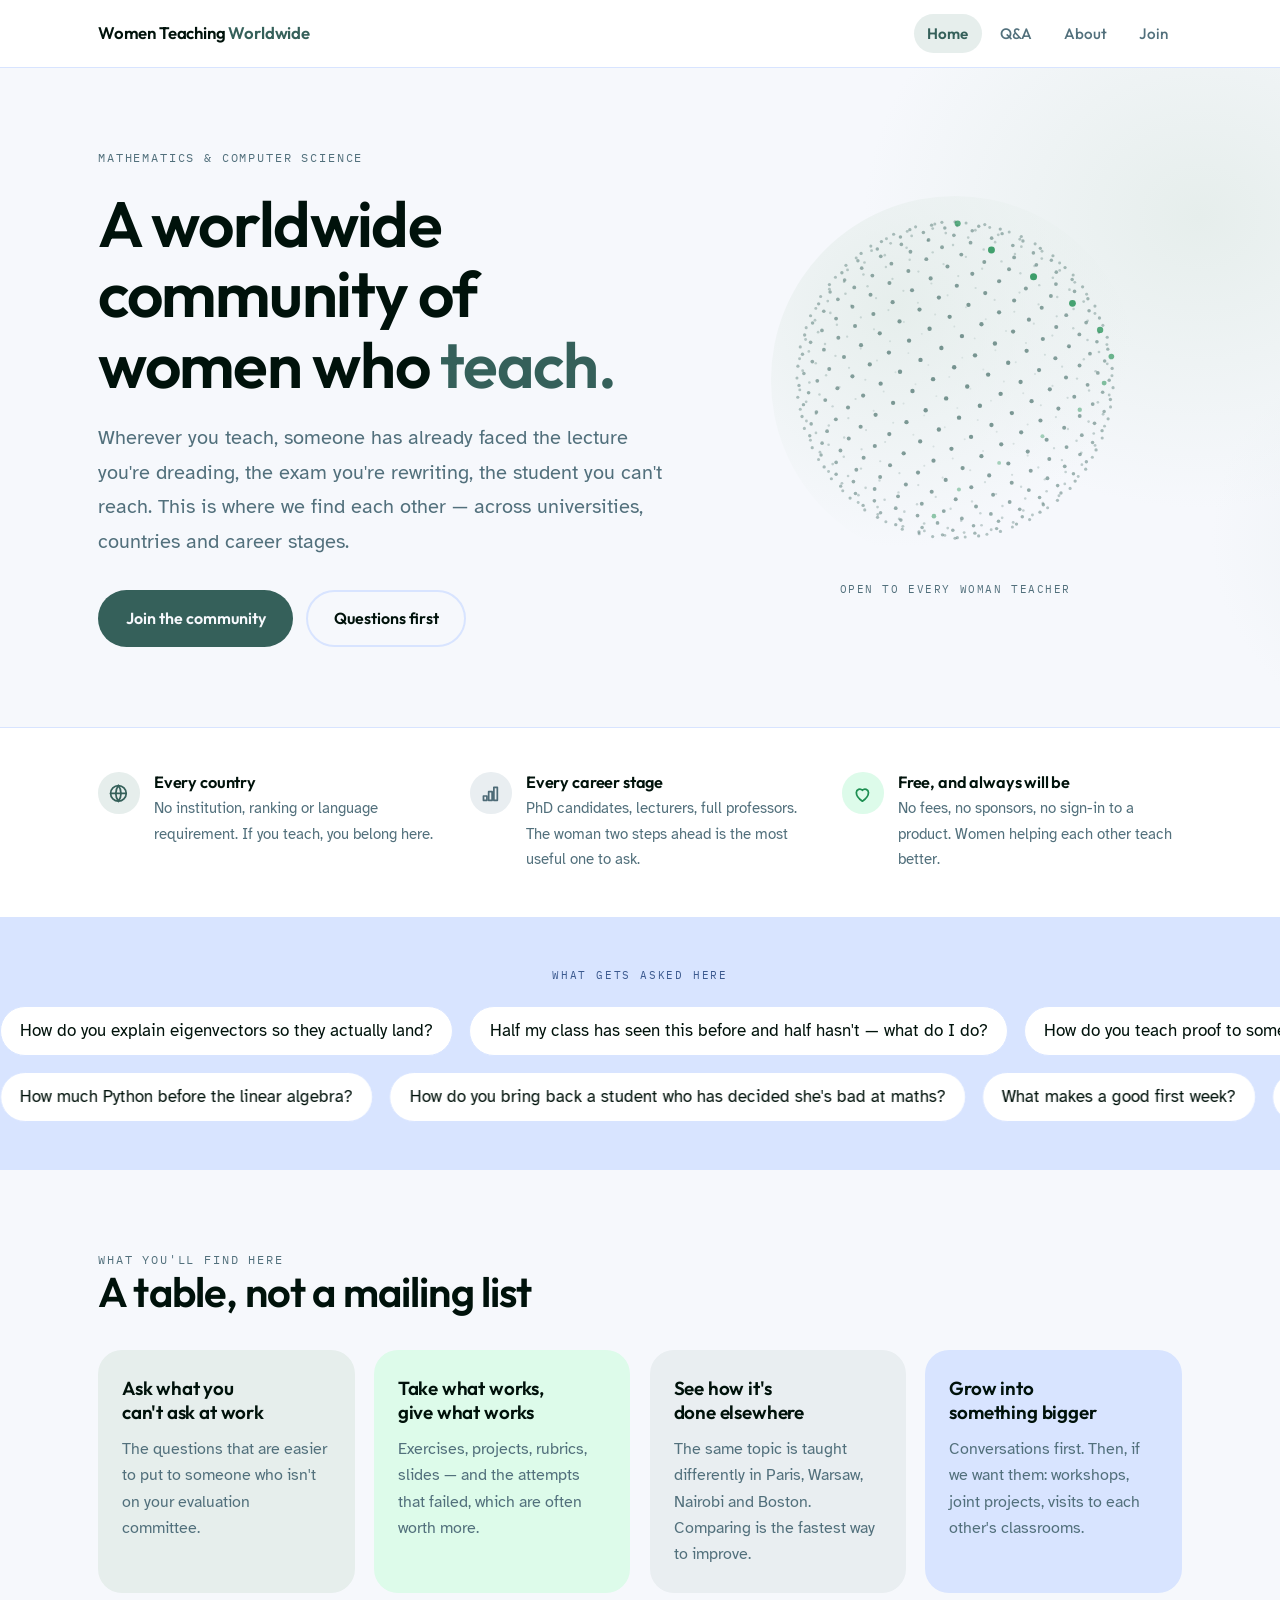
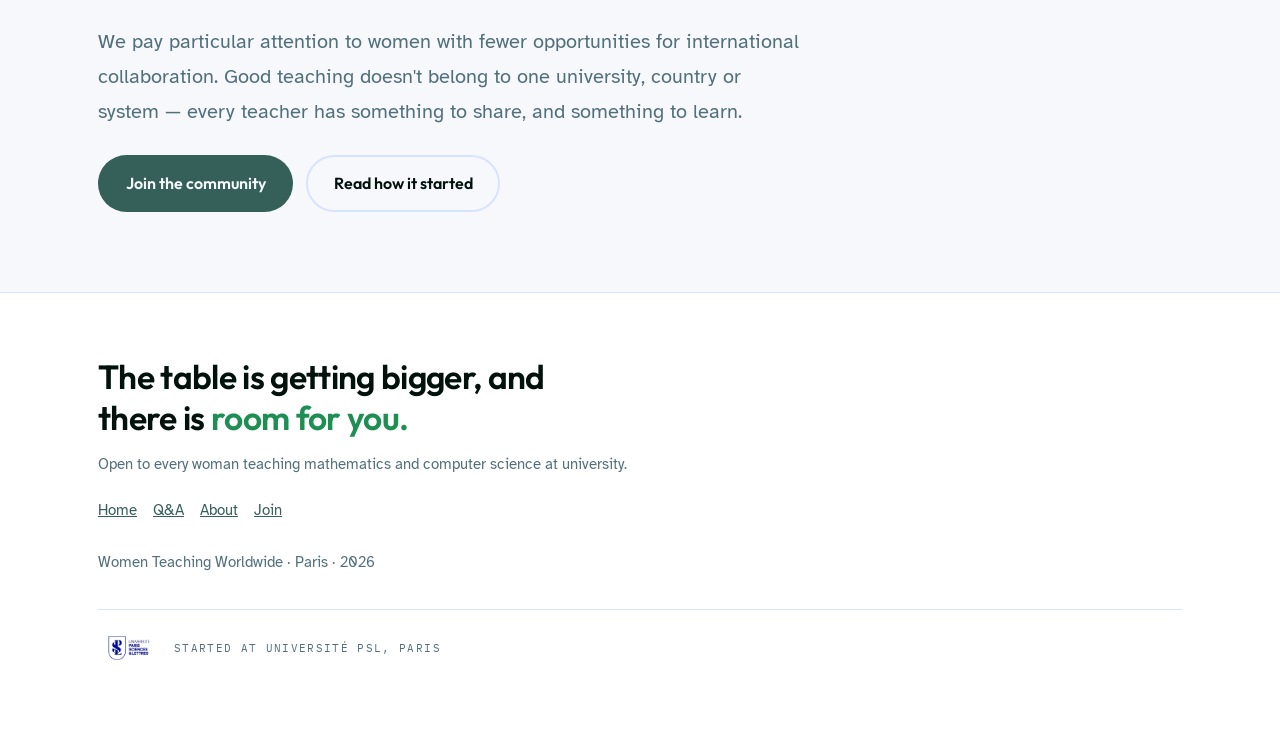
<file: docs/index.html>
<!doctype html>
<html lang="en">
<head>
<meta charset="utf-8">
<meta name="viewport" content="width=device-width,initial-scale=1,viewport-fit=cover">
<title>A worldwide community of women who teach · Women Teaching Worldwide</title>
<meta name="description" content="Open to every woman teaching mathematics and computer science at university.">
<meta property="og:title" content="A worldwide community of women who teach · Women Teaching Worldwide">
<meta property="og:description" content="Open to every woman teaching mathematics and computer science at university.">
<meta property="og:type" content="website">
<link rel="icon" href="data:image/svg+xml,<svg xmlns='http://www.w3.org/2000/svg' viewBox='0 0 32 32'><circle cx='16' cy='16' r='13' fill='none' stroke='%230E6A5B' stroke-width='3'/><circle cx='16' cy='16' r='4' fill='%23E25B38'/></svg>">
<link rel="preconnect" href="https://fonts.googleapis.com">
<link rel="preconnect" href="https://fonts.gstatic.com" crossorigin>
<link rel="stylesheet" href="https://fonts.googleapis.com/css2?family=Outfit:wght@400;500;600;700&family=Atkinson+Hyperlegible:ital,wght@0,400;0,700;1,400&family=IBM+Plex+Mono:wght@400;500&display=swap">
<link rel="stylesheet" href="static/style.css">
</head>
<body>

<header class="topbar">
  <div class="wrap">
    <a class="brand" href="index.html">Women Teaching <span>Worldwide</span></a>
    <nav class="nav"><a href="index.html" aria-current="page">Home</a><a href="qa.html">Q&A</a><a href="about.html">About</a><a href="join.html">Join</a></nav>
  </div>
</header>

<main>
<section class="welcome">
  <div class="wrap">
    <div class="welcome-grid">
      <div class="welcome-copy">
        <p class="eyebrow">Mathematics &amp; computer science</p>
        <h1>A worldwide community of women who <span class="hl">teach.</span></h1>
        <p class="lead">Wherever you teach, someone has already faced the lecture you're dreading, the exam you're rewriting, the student you can't reach. This is where we find each other — across universities, countries and career stages.</p>
        <div class="cta-row">
          <a class="btn btn-primary" href="join.html">Join the community</a>
          <a class="btn btn-ghost" href="qa.html">Questions first</a>
        </div>
      </div>
      <div class="globe-box">
        <div class="globe-shell"><canvas id="globe" aria-hidden="true"></canvas></div>
        <p class="globe-cap">Open to every woman teacher</p>
      </div>
    </div>
  </div>
</section>

<section class="promise">
  <div class="wrap">
    <div class="promise-grid">
      <div class="promise-item">
        <span class="pin" style="background:var(--wash-sea)">
          <svg viewBox="0 0 24 24" fill="none" stroke="var(--sea)" stroke-width="2" stroke-linecap="round" aria-hidden="true">
            <circle cx="12" cy="12" r="9"></circle><path d="M3 12h18"></path><path d="M12 3a15 15 0 0 1 0 18a15 15 0 0 1 0-18z"></path>
          </svg>
        </span>
        <div>
          <h3>Every country</h3>
          <p>No institution, ranking or language requirement. If you teach, you belong here.</p>
        </div>
      </div>
      <div class="promise-item">
        <span class="pin" style="background:var(--wash-slate)">
          <svg viewBox="0 0 24 24" fill="none" stroke="var(--slate)" stroke-width="2" stroke-linecap="round" stroke-linejoin="round" aria-hidden="true">
            <path d="M4 20h4v-5H4z"></path><path d="M10 20h4V10h-4z"></path><path d="M16 20h4V5h-4z"></path>
          </svg>
        </span>
        <div>
          <h3>Every career stage</h3>
          <p>PhD candidates, lecturers, full professors. The woman two steps ahead is the most useful one to ask.</p>
        </div>
      </div>
      <div class="promise-item">
        <span class="pin" style="background:var(--wash-spark)">
          <svg viewBox="0 0 24 24" fill="none" stroke="var(--spark)" stroke-width="2" stroke-linecap="round" stroke-linejoin="round" aria-hidden="true">
            <path d="M12 21s-7-4.6-7-10a4 4 0 0 1 7-2.6A4 4 0 0 1 19 11c0 5.4-7 10-7 10z"></path>
          </svg>
        </span>
        <div>
          <h3>Free, and always will be</h3>
          <p>No fees, no sponsors, no sign-in to a product. Women helping each other teach better.</p>
        </div>
      </div>
    </div>
  </div>
</section>

<section class="questions" aria-label="Questions members bring to the community">
  <p class="q-label">What gets asked here</p>
  <div class="track track-a">
    <span class="q">How do you explain eigenvectors so they actually land?</span>
    <span class="q">Half my class has seen this before and half hasn't — what do I do?</span>
    <span class="q">How do you teach proof to someone who has never written one?</span>
    <span class="q" aria-hidden="true">How do you explain eigenvectors so they actually land?</span>
    <span class="q" aria-hidden="true">Half my class has seen this before and half hasn't — what do I do?</span>
    <span class="q" aria-hidden="true">How do you teach proof to someone who has never written one?</span>
  </div>
  <div class="track track-b">
    <span class="q">How much Python before the linear algebra?</span>
    <span class="q">How do you bring back a student who has decided she's bad at maths?</span>
    <span class="q">What makes a good first week?</span>
    <span class="q" aria-hidden="true">How much Python before the linear algebra?</span>
    <span class="q" aria-hidden="true">How do you bring back a student who has decided she's bad at maths?</span>
    <span class="q" aria-hidden="true">What makes a good first week?</span>
  </div>
</section>

<section id="offer">
  <div class="wrap">
    <p class="eyebrow">What you'll find here</p>
    <h2>A table, not a mailing list</h2>
    <div class="cards">
      <div class="card-soft c-sea">
        <h3>Ask what you can't ask at work</h3>
        <p>The questions that are easier to put to someone who isn't on your evaluation committee.</p>
      </div>
      <div class="card-soft c-spark">
        <h3>Take what works, give what works</h3>
        <p>Exercises, projects, rubrics, slides — and the attempts that failed, which are often worth more.</p>
      </div>
      <div class="card-soft c-slate">
        <h3>See how it's done elsewhere</h3>
        <p>The same topic is taught differently in Paris, Warsaw, Nairobi and Boston. Comparing is the fastest way to improve.</p>
      </div>
      <div class="card-soft c-mist">
        <h3>Grow into something bigger</h3>
        <p>Conversations first. Then, if we want them: workshops, joint projects, visits to each other's classrooms.</p>
      </div>
    </div>
    <p class="lead" style="margin-top:2rem;max-width:44rem">We pay particular attention to women with fewer opportunities for international collaboration. Good teaching doesn't belong to one university, country or system — every teacher has something to share, and something to learn.</p>
    <div class="cta-row" style="margin-top:1.6rem">
      <a class="btn btn-primary" href="join.html">Join the community</a>
      <a class="btn btn-ghost" href="about.html">Read how it started</a>
    </div>
  </div>
</section>

</main>

<footer>
  <div class="wrap">
    <p class="sig">The table is getting bigger, and there is <em>room for you.</em></p>
    <p>Open to every woman teaching mathematics and computer science at university.</p>
    <nav class="foot-nav"><a href="index.html" aria-current="page">Home</a><a href="qa.html">Q&A</a><a href="about.html">About</a><a href="join.html">Join</a></nav>
    <p style="margin-top:.8rem">Women Teaching Worldwide · Paris · 2026</p>
    <div class="partner"><a href="https://psl.eu" rel="noopener"><img class="partner-logo" src="static/psl-logo.png" alt="Université PSL"></a><p class="logo-caption">Started at Université PSL, Paris</p></div>

  </div>
</footer>

<script src="static/globe.js"></script>
<script src="static/join.js"></script>
</body>
</html>
</file>
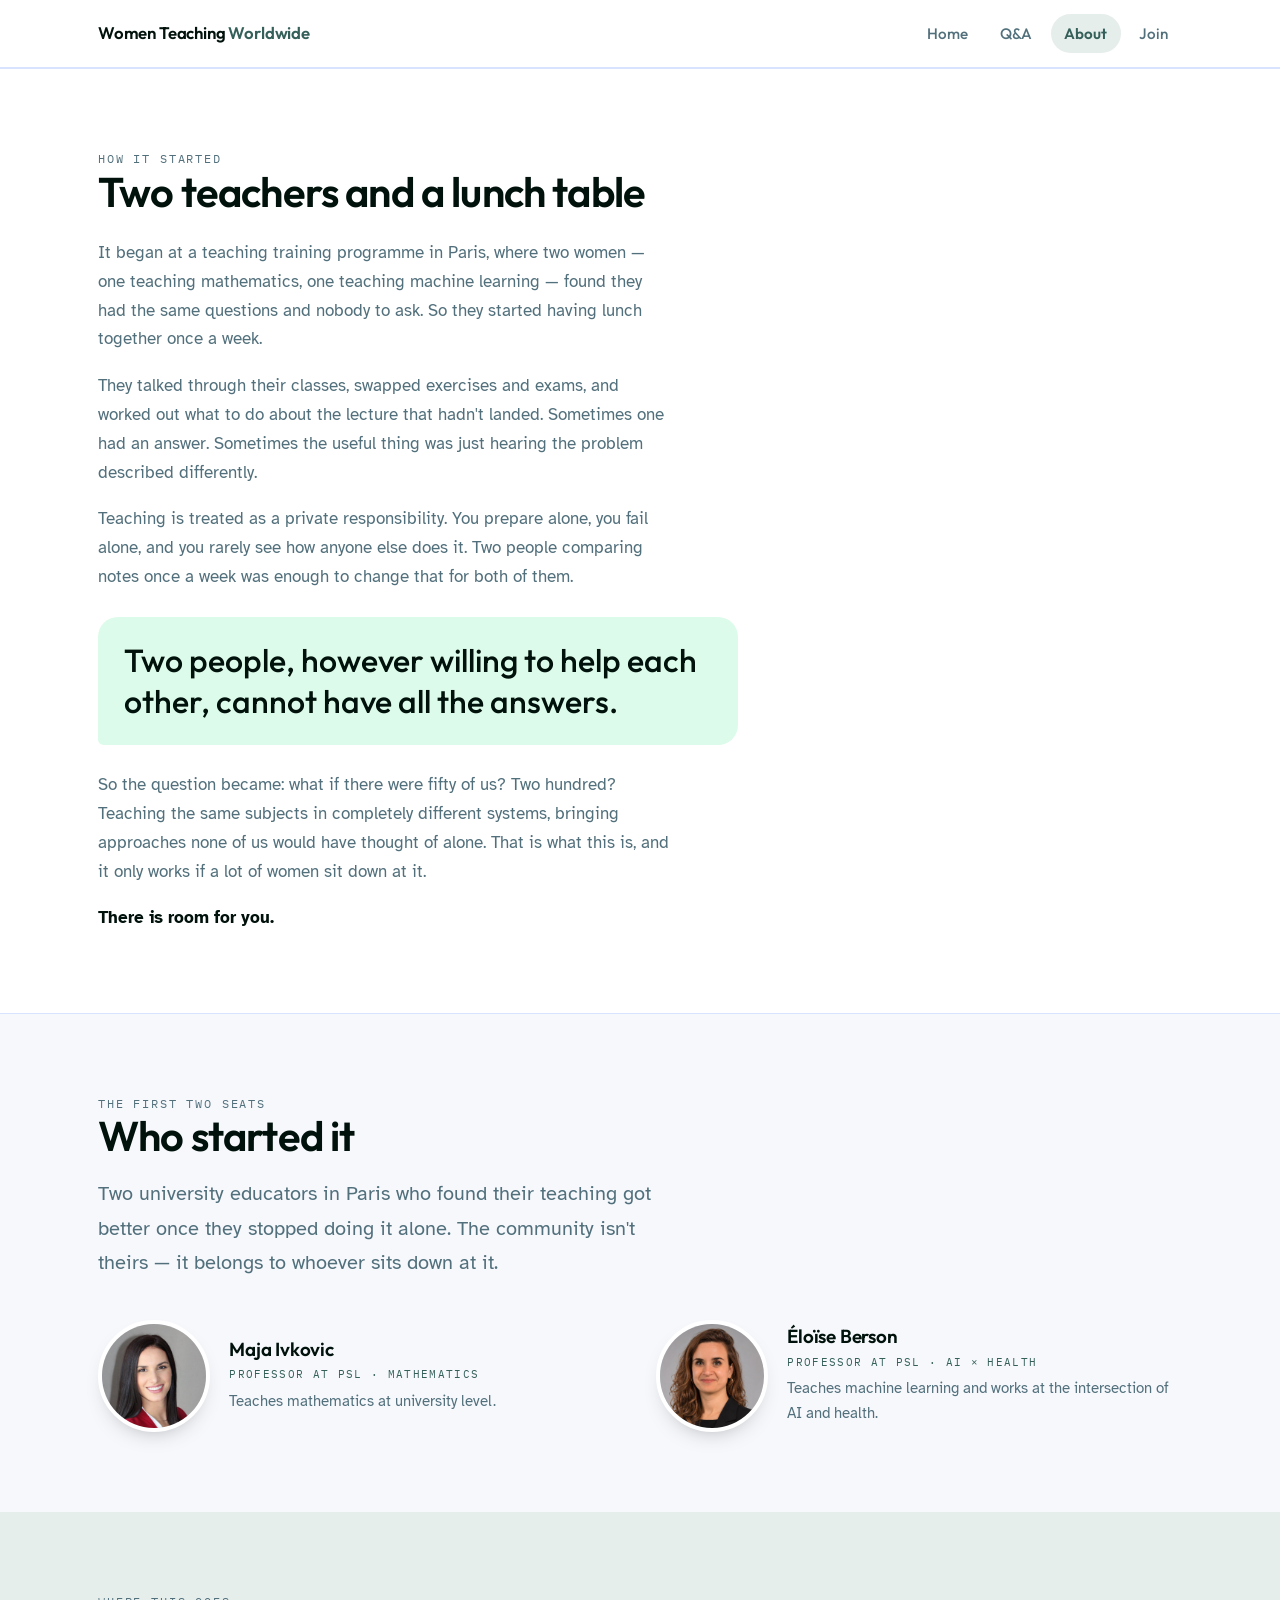
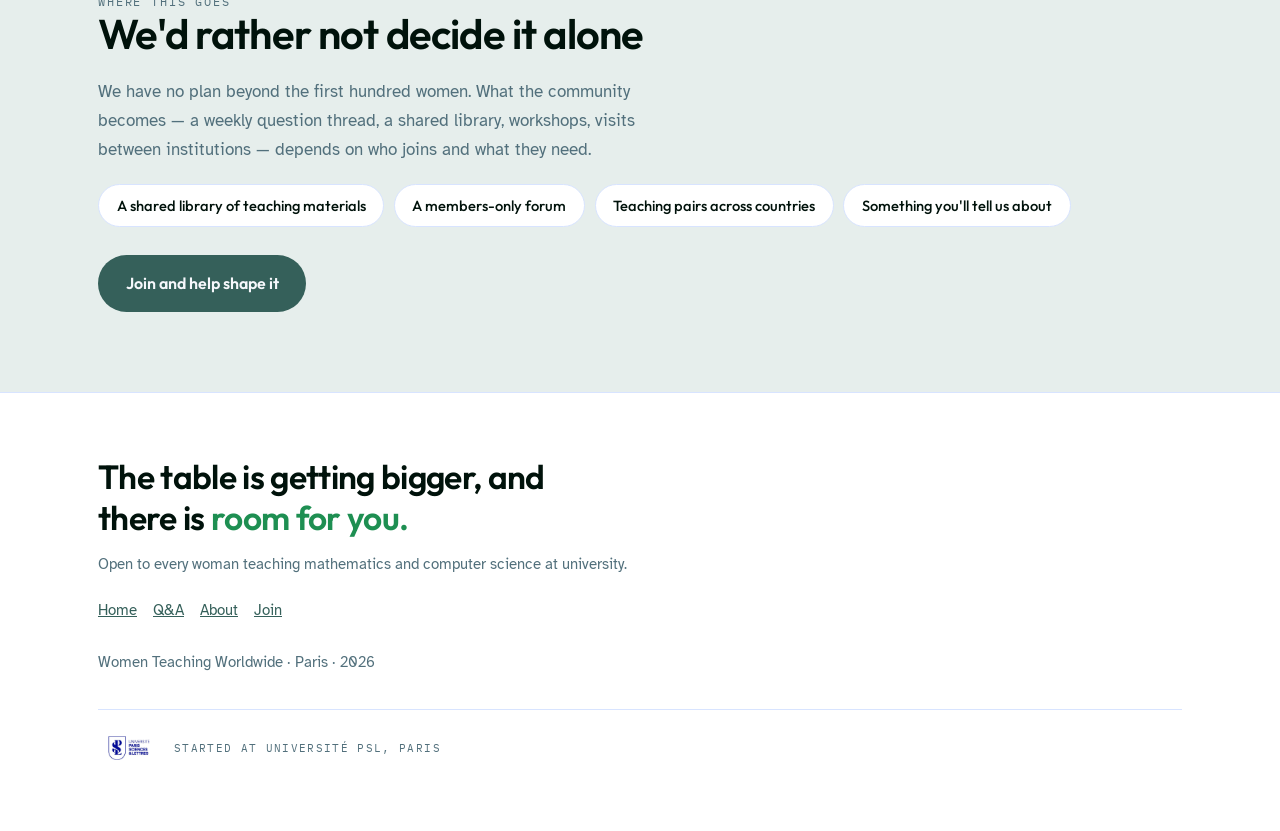
<file: docs/about.html>
<!doctype html>
<html lang="en">
<head>
<meta charset="utf-8">
<meta name="viewport" content="width=device-width,initial-scale=1,viewport-fit=cover">
<title>How it started · Women Teaching Worldwide</title>
<meta name="description" content="Open to every woman teaching mathematics and computer science at university.">
<meta property="og:title" content="How it started · Women Teaching Worldwide">
<meta property="og:description" content="Open to every woman teaching mathematics and computer science at university.">
<meta property="og:type" content="website">
<link rel="icon" href="data:image/svg+xml,<svg xmlns='http://www.w3.org/2000/svg' viewBox='0 0 32 32'><circle cx='16' cy='16' r='13' fill='none' stroke='%230E6A5B' stroke-width='3'/><circle cx='16' cy='16' r='4' fill='%23E25B38'/></svg>">
<link rel="preconnect" href="https://fonts.googleapis.com">
<link rel="preconnect" href="https://fonts.gstatic.com" crossorigin>
<link rel="stylesheet" href="https://fonts.googleapis.com/css2?family=Outfit:wght@400;500;600;700&family=Atkinson+Hyperlegible:ital,wght@0,400;0,700;1,400&family=IBM+Plex+Mono:wght@400;500&display=swap">
<link rel="stylesheet" href="static/style.css">
</head>
<body>

<header class="topbar">
  <div class="wrap">
    <a class="brand" href="index.html">Women Teaching <span>Worldwide</span></a>
    <nav class="nav"><a href="index.html">Home</a><a href="qa.html">Q&A</a><a href="about.html" aria-current="page">About</a><a href="join.html">Join</a></nav>
  </div>
</header>

<main>
<section class="story">
  <div class="wrap">
    <p class="eyebrow">How it started</p>
    <h2>Two teachers and a lunch table</h2>
    <div class="prose" style="margin-top:1.5rem">
      <p>It began at a teaching training programme in Paris, where two women — one teaching mathematics, one teaching machine learning — found they had the same questions and nobody to ask. So they started having lunch together once a week.</p>
      <p>They talked through their classes, swapped exercises and exams, and worked out what to do about the lecture that hadn't landed. Sometimes one had an answer. Sometimes the useful thing was just hearing the problem described differently.</p>
      <p>Teaching is treated as a private responsibility. You prepare alone, you fail alone, and you rarely see how anyone else does it. Two people comparing notes once a week was enough to change that for both of them.</p>
    </div>
    <p class="quote">Two people, however willing to help each other, cannot have all the answers.</p>
    <div class="prose">
      <p>So the question became: what if there were fifty of us? Two hundred? Teaching the same subjects in completely different systems, bringing approaches none of us would have thought of alone. That is what this is, and it only works if a lot of women sit down at it.</p>
      <p class="strong">There is room for you.</p>
    </div>
  </div>
</section>

<section id="who">
  <div class="wrap">
    <p class="eyebrow">The first two seats</p>
    <h2>Who started it</h2>
    <p class="lead" style="margin-top:1.1rem">Two university educators in Paris who found their teaching got better once they stopped doing it alone. The community isn't theirs — it belongs to whoever sits down at it.</p>
    <div class="people">
      <div class="person">
        <div class="portrait"><img src="static/maja.jpg" alt="Maja Ivkovic" width="460" height="460"></div>
        <div class="person-body">
          <h3>Maja Ivkovic</h3>
          <p class="person-role">Professor at PSL · Mathematics</p>
          <p>Teaches mathematics at university level.</p>
        </div>
      </div>
      <div class="person">
        <div class="portrait"><img src="static/eloise.jpg" alt="Éloïse Berson" width="300" height="300"></div>
        <div class="person-body">
          <h3>Éloïse Berson</h3>
          <p class="person-role">Professor at PSL · AI × Health</p>
          <p>Teaches machine learning and works at the intersection of AI and health.</p>
        </div>
      </div>
    </div>
  </div>
</section>

<section class="connect">
  <div class="wrap">
    <p class="eyebrow">Where this goes</p>
    <h2>We'd rather not decide it alone</h2>
    <div class="prose" style="margin-top:1.3rem">
      <p>We have no plan beyond the first hundred women. What the community becomes — a weekly question thread, a shared library, workshops, visits between institutions — depends on who joins and what they need.</p>
    </div>
    <div class="chips">
      <span class="chip">A shared library of teaching materials</span>
      <span class="chip">A members-only forum</span>
      <span class="chip">Teaching pairs across countries</span>
      <span class="chip">Something you'll tell us about</span>
    </div>
    <div class="cta-row" style="margin-top:1.8rem">
      <a class="btn btn-primary" href="join.html">Join and help shape it</a>
    </div>
  </div>
</section>

</main>

<footer>
  <div class="wrap">
    <p class="sig">The table is getting bigger, and there is <em>room for you.</em></p>
    <p>Open to every woman teaching mathematics and computer science at university.</p>
    <nav class="foot-nav"><a href="index.html">Home</a><a href="qa.html">Q&A</a><a href="about.html" aria-current="page">About</a><a href="join.html">Join</a></nav>
    <p style="margin-top:.8rem">Women Teaching Worldwide · Paris · 2026</p>
    <div class="partner"><a href="https://psl.eu" rel="noopener"><img class="partner-logo" src="static/psl-logo.png" alt="Université PSL"></a><p class="logo-caption">Started at Université PSL, Paris</p></div>

  </div>
</footer>

<script src="static/globe.js"></script>
<script src="static/join.js"></script>
</body>
</html>
</file>
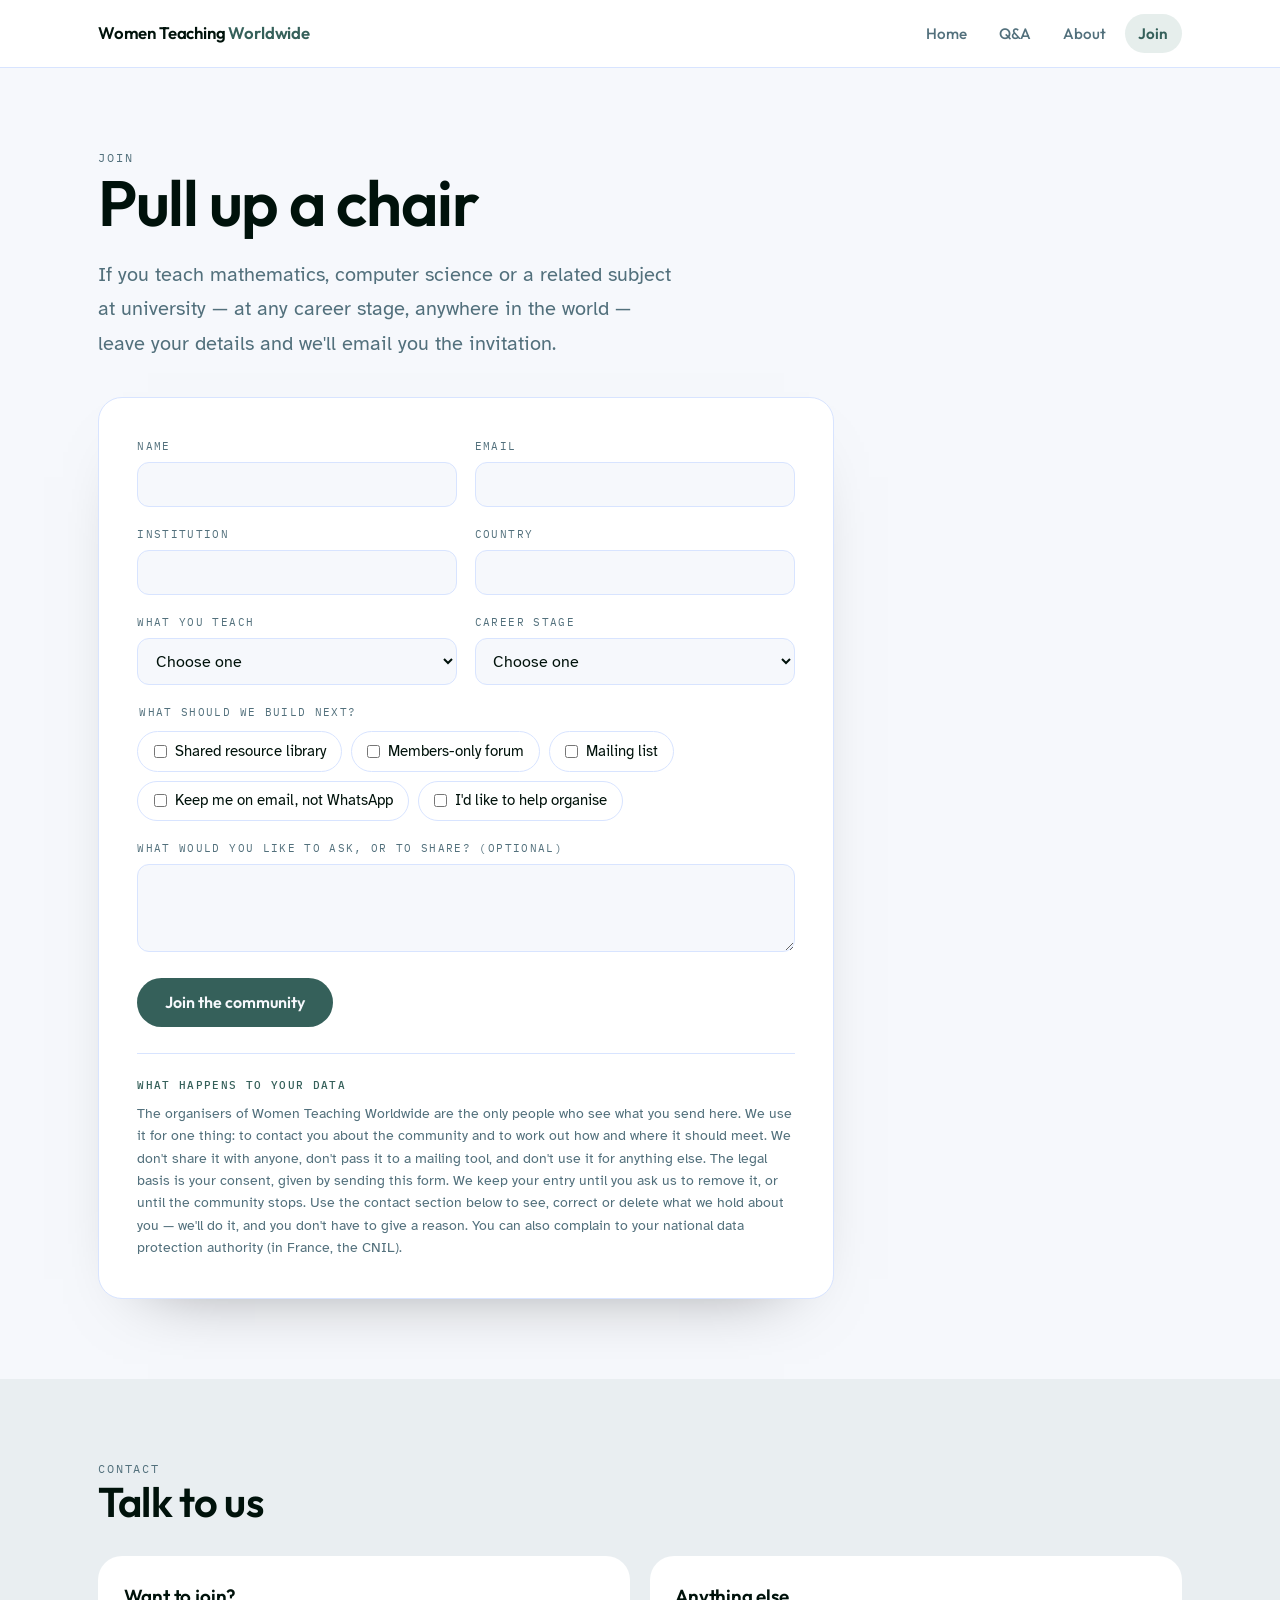
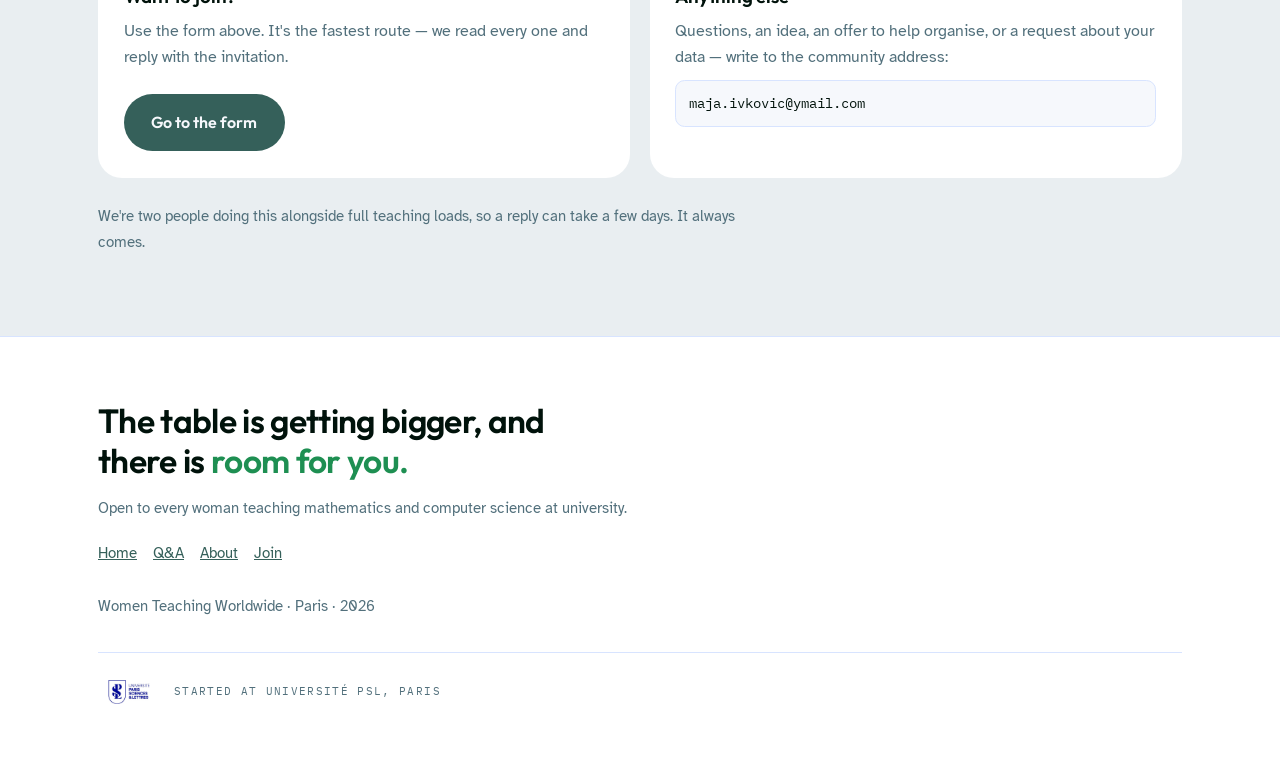
<file: docs/join.html>
<!doctype html>
<html lang="en">
<head>
<meta charset="utf-8">
<meta name="viewport" content="width=device-width,initial-scale=1,viewport-fit=cover">
<title>Join the community · Women Teaching Worldwide</title>
<meta name="description" content="Open to every woman teaching mathematics and computer science at university.">
<meta property="og:title" content="Join the community · Women Teaching Worldwide">
<meta property="og:description" content="Open to every woman teaching mathematics and computer science at university.">
<meta property="og:type" content="website">
<link rel="icon" href="data:image/svg+xml,<svg xmlns='http://www.w3.org/2000/svg' viewBox='0 0 32 32'><circle cx='16' cy='16' r='13' fill='none' stroke='%230E6A5B' stroke-width='3'/><circle cx='16' cy='16' r='4' fill='%23E25B38'/></svg>">
<link rel="preconnect" href="https://fonts.googleapis.com">
<link rel="preconnect" href="https://fonts.gstatic.com" crossorigin>
<link rel="stylesheet" href="https://fonts.googleapis.com/css2?family=Outfit:wght@400;500;600;700&family=Atkinson+Hyperlegible:ital,wght@0,400;0,700;1,400&family=IBM+Plex+Mono:wght@400;500&display=swap">
<link rel="stylesheet" href="static/style.css">
</head>
<body>

<header class="topbar">
  <div class="wrap">
    <a class="brand" href="index.html">Women Teaching <span>Worldwide</span></a>
    <nav class="nav"><a href="index.html">Home</a><a href="qa.html">Q&A</a><a href="about.html">About</a><a href="join.html" aria-current="page">Join</a></nav>
  </div>
</header>

<main>
<section>
  <div class="wrap">
    <p class="eyebrow">Join</p>
    <h1>Pull up a chair</h1>
    <p class="lead" style="margin-top:1.2rem">If you teach mathematics, computer science or a related subject at university — at any career stage, anywhere in the world — leave your details and we'll email you the invitation.</p>

    <!-- ============================================================
         TO CONNECT A REAL FORM (Tally / Framaforms):
         delete the <form> block below and paste the embed code here.
         Until then the form below works offline: it formats the
         answers so the visitor can copy and email them.
         ============================================================ -->

    <div class="card">
      <form id="joinform" novalidate data-endpoint="https://script.google.com/macros/s/AKfycbwez19thc8xY91zCULMcSqHpB1nO9q7Dno1nMBrmPD67gk4NlG6Td1cM4J5cLZbkkC-/exec">
        <div class="field-grid">
          <div class="field">
            <label for="f-name">Name</label>
            <input type="text" id="f-name" name="name" autocomplete="name" required>
          </div>
          <div class="field">
            <label for="f-email">Email</label>
            <input type="email" id="f-email" name="email" autocomplete="email" required>
          </div>
          <div class="field">
            <label for="f-inst">Institution</label>
            <input type="text" id="f-inst" name="institution" autocomplete="organization">
          </div>
          <div class="field">
            <label for="f-country">Country</label>
            <input type="text" id="f-country" name="country" autocomplete="country-name">
          </div>
          <div class="field">
            <label for="f-field">What you teach</label>
            <select id="f-field" name="field">
              <option value="">Choose one</option>
              <option>Mathematics</option>
              <option>Computer science</option>
              <option>Machine learning / AI</option>
              <option>Statistics / data science</option>
              <option>Another related subject</option>
            </select>
          </div>
          <div class="field">
            <label for="f-stage">Career stage</label>
            <select id="f-stage" name="stage">
              <option value="">Choose one</option>
              <option>PhD candidate</option>
              <option>Postdoc</option>
              <option>Lecturer / teaching fellow</option>
              <option>Assistant professor</option>
              <option>Associate professor</option>
              <option>Full professor</option>
              <option>Other</option>
            </select>
          </div>
          <div class="field full">
            <fieldset>
              <legend>What should we build next?</legend>
              <div class="checks">
                <label><input type="checkbox" name="platform" value="Shared resource library"> Shared resource library</label>
                <label><input type="checkbox" name="platform" value="Members-only forum"> Members-only forum</label>
                <label><input type="checkbox" name="platform" value="Mailing list"> Mailing list</label>
                <label><input type="checkbox" name="platform" value="Keep me on email, not WhatsApp"> Keep me on email, not WhatsApp</label>
                <label><input type="checkbox" name="platform" value="I'd like to help organise"> I'd like to help organise</label>
              </div>
            </fieldset>
          </div>
          <div class="field full">
            <label for="f-msg">What would you like to ask, or to share? (optional)</label>
            <textarea id="f-msg" name="message"></textarea>
          </div>
        </div>
        <div class="form-foot">
          <button type="submit" class="btn btn-primary" id="f-submit">Join the community</button>
          <span class="status" id="f-status" role="status" aria-live="polite"></span>
        </div>
      </form>

      <div class="fallback" id="fallback" hidden style="margin-top:1.4rem;padding-top:1.4rem;border-top:1px solid var(--line)">
        <p id="fallback-why" style="font-size:.94rem;color:var(--ink-soft)">Copy your details below and send them to the address in the contact section — it reaches the same place.</p>
        <pre id="draft" style="font-family:var(--mono);font-size:.8rem;line-height:1.55;white-space:pre-wrap;overflow-wrap:anywhere;background:var(--bg);border:1px solid var(--line);border-radius:.6rem;padding:.8rem;margin:.8rem 0 0;max-height:16rem;overflow:auto"></pre>
        <div class="form-foot" style="margin-top:.8rem">
          <button type="button" class="btn btn-ghost" id="copy-draft">Copy my details</button>
          <span class="status" id="copy-status" role="status" aria-live="polite"></span>
        </div>
      </div>

      <p class="privacy">
        <strong>What happens to your data</strong>
        The organisers of Women Teaching Worldwide are the only people who see what you send here. We use it for one thing: to contact you about the community and to work out how and where it should meet. We don't share it with anyone, don't pass it to a mailing tool, and don't use it for anything else. The legal basis is your consent, given by sending this form. We keep your entry until you ask us to remove it, or until the community stops. Use the contact section below to see, correct or delete what we hold about you — we'll do it, and you don't have to give a reason. You can also complain to your national data protection authority (in France, the CNIL).
      </p>
    </div>
  </div>
</section>

<section class="contact" id="contact">
  <div class="wrap">
    <p class="eyebrow">Contact</p>
    <h2>Talk to us</h2>
    <div class="contact-grid">
      <div class="contact-card">
        <h3>Want to join?</h3>
        <p>Use the form above. It's the fastest route — we read every one and reply with the invitation.</p>
        <p style="margin-top:.9rem"><a class="btn btn-primary" href="#joinform">Go to the form</a></p>
      </div>
      <div class="contact-card">
        <h3>Anything else</h3>
        <p>Questions, an idea, an offer to help organise, or a request about your data — write to the community address:</p>
        <div class="mailbox">maja.ivkovic@ymail.com</div>
      </div>
    </div>
    <p style="margin-top:1.6rem;font-size:.95rem;color:var(--ink-soft);max-width:40rem">We're two people doing this alongside full teaching loads, so a reply can take a few days. It always comes.</p>
  </div>
</section>

</main>

<footer>
  <div class="wrap">
    <p class="sig">The table is getting bigger, and there is <em>room for you.</em></p>
    <p>Open to every woman teaching mathematics and computer science at university.</p>
    <nav class="foot-nav"><a href="index.html">Home</a><a href="qa.html">Q&A</a><a href="about.html">About</a><a href="join.html" aria-current="page">Join</a></nav>
    <p style="margin-top:.8rem">Women Teaching Worldwide · Paris · 2026</p>
    <div class="partner"><a href="https://psl.eu" rel="noopener"><img class="partner-logo" src="static/psl-logo.png" alt="Université PSL"></a><p class="logo-caption">Started at Université PSL, Paris</p></div>

  </div>
</footer>

<script src="static/globe.js"></script>
<script src="static/join.js"></script>
</body>
</html>
</file>
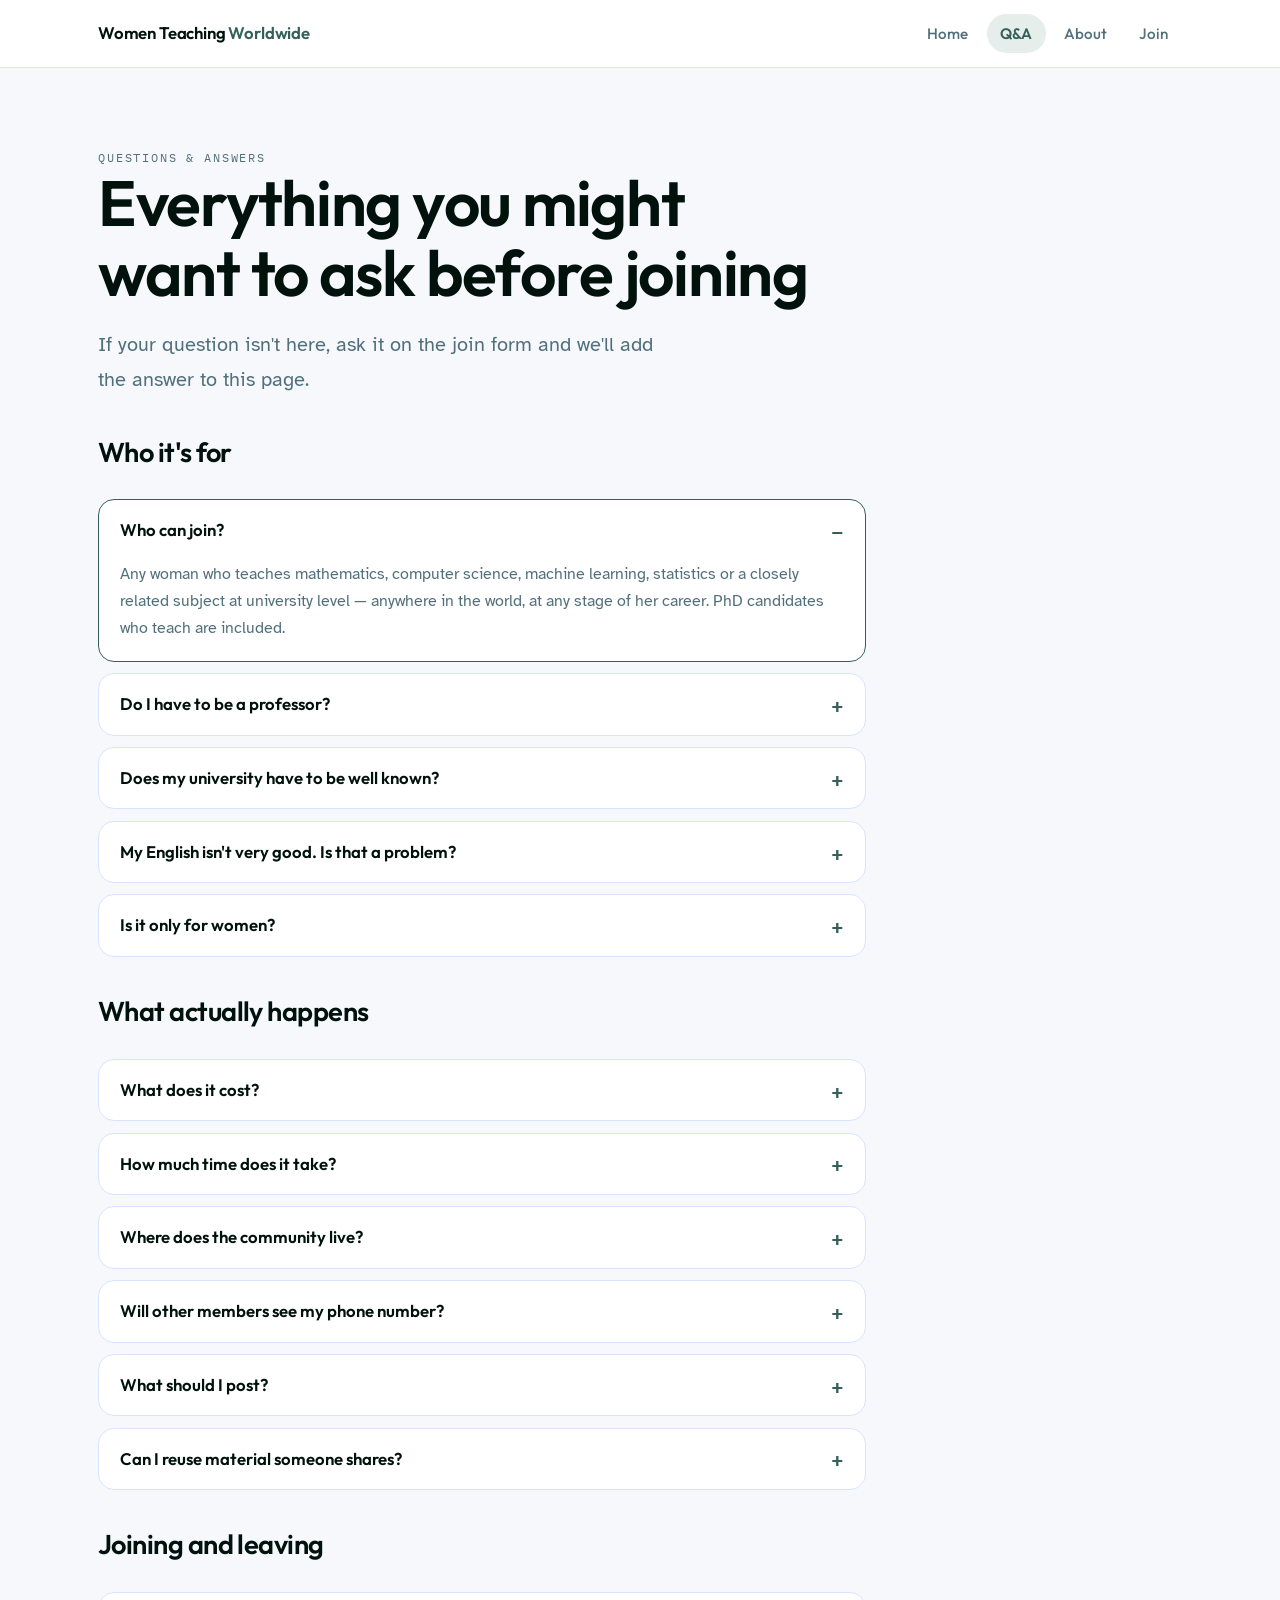
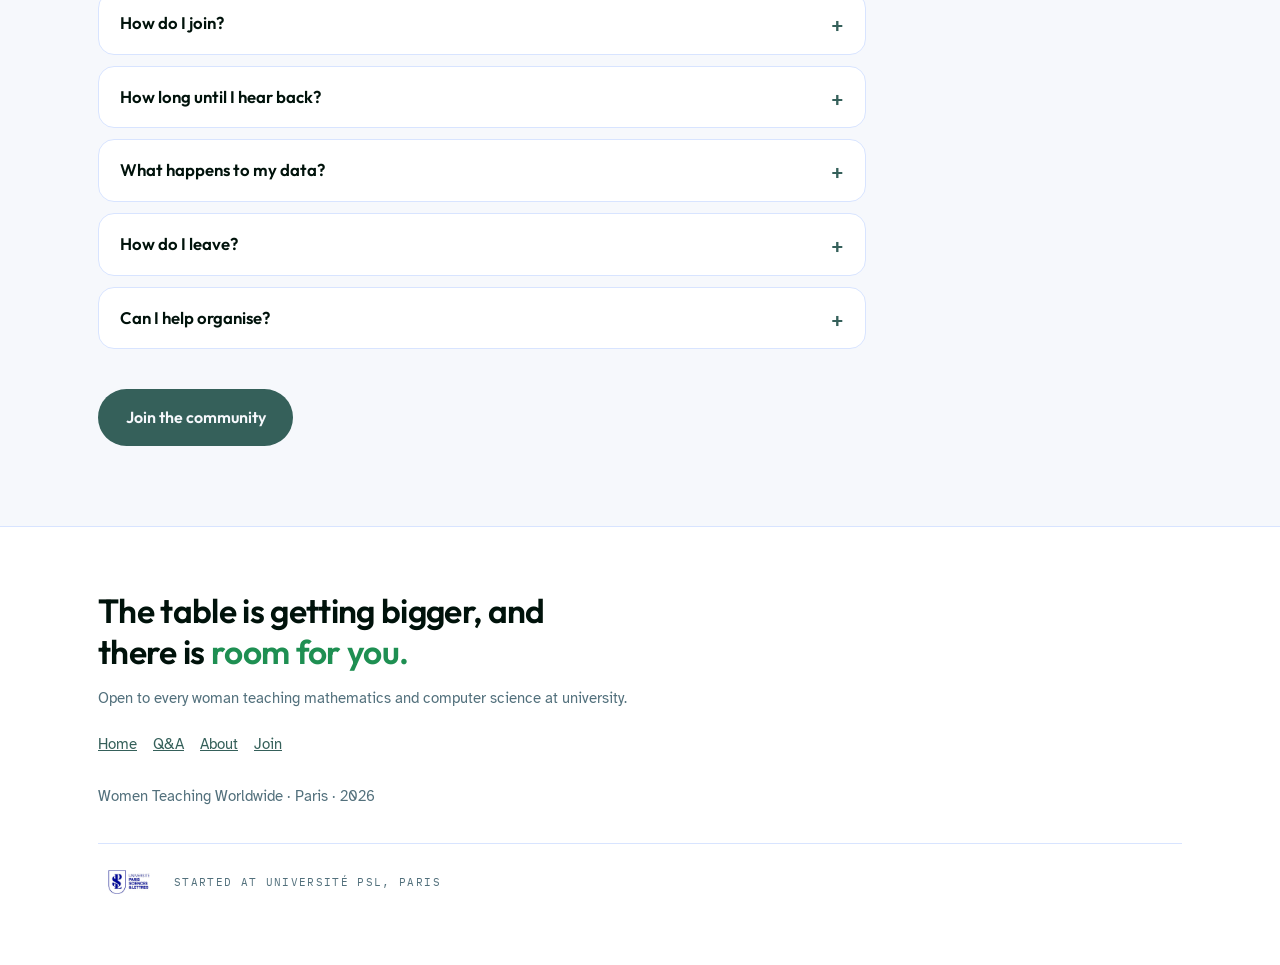
<file: docs/qa.html>
<!doctype html>
<html lang="en">
<head>
<meta charset="utf-8">
<meta name="viewport" content="width=device-width,initial-scale=1,viewport-fit=cover">
<title>Questions & answers · Women Teaching Worldwide</title>
<meta name="description" content="Open to every woman teaching mathematics and computer science at university.">
<meta property="og:title" content="Questions & answers · Women Teaching Worldwide">
<meta property="og:description" content="Open to every woman teaching mathematics and computer science at university.">
<meta property="og:type" content="website">
<link rel="icon" href="data:image/svg+xml,<svg xmlns='http://www.w3.org/2000/svg' viewBox='0 0 32 32'><circle cx='16' cy='16' r='13' fill='none' stroke='%230E6A5B' stroke-width='3'/><circle cx='16' cy='16' r='4' fill='%23E25B38'/></svg>">
<link rel="preconnect" href="https://fonts.googleapis.com">
<link rel="preconnect" href="https://fonts.gstatic.com" crossorigin>
<link rel="stylesheet" href="https://fonts.googleapis.com/css2?family=Outfit:wght@400;500;600;700&family=Atkinson+Hyperlegible:ital,wght@0,400;0,700;1,400&family=IBM+Plex+Mono:wght@400;500&display=swap">
<link rel="stylesheet" href="static/style.css">
</head>
<body>

<header class="topbar">
  <div class="wrap">
    <a class="brand" href="index.html">Women Teaching <span>Worldwide</span></a>
    <nav class="nav"><a href="index.html">Home</a><a href="qa.html" aria-current="page">Q&A</a><a href="about.html">About</a><a href="join.html">Join</a></nav>
  </div>
</header>

<main>
<section>
  <div class="wrap">
    <p class="eyebrow">Questions &amp; answers</p>
    <h1>Everything you might want to ask before joining</h1>
    <p class="lead" style="margin-top:1.2rem">If your question isn't here, ask it on the join form and we'll add the answer to this page.</p>

    <div class="qa-group">
      <h2>Who it's for</h2>
      <div class="qa-list">
        <details class="qa" open>
          <summary>Who can join?</summary>
          <div class="answer"><p>Any woman who teaches mathematics, computer science, machine learning, statistics or a closely related subject at university level — anywhere in the world, at any stage of her career. PhD candidates who teach are included.</p></div>
        </details>
        <details class="qa">
          <summary>Do I have to be a professor?</summary>
          <div class="answer"><p>No. PhD candidates, teaching assistants, lecturers, adjuncts, associate and full professors are all welcome. The woman two steps ahead of you is usually the most useful one to ask, and you are that woman for someone else.</p></div>
        </details>
        <details class="qa">
          <summary>Does my university have to be well known?</summary>
          <div class="answer"><p>No, and this matters to us. There is no institution list, no ranking threshold and no invitation needed from anyone senior. We pay particular attention to women who have fewer opportunities for international collaboration.</p></div>
        </details>
        <details class="qa">
          <summary>My English isn't very good. Is that a problem?</summary>
          <div class="answer"><p>No. English is the common language because it's the one most of us share, not because anyone is judging it. Write however you write. Nobody here is grading your grammar.</p></div>
        </details>
        <details class="qa">
          <summary>Is it only for women?</summary>
          <div class="answer"><p>Yes. There are plenty of mixed spaces to discuss teaching; this one exists so that the questions women don't always feel free to ask elsewhere can be asked here.</p></div>
        </details>
      </div>
    </div>

    <div class="qa-group">
      <h2>What actually happens</h2>
      <div class="qa-list">
        <details class="qa">
          <summary>What does it cost?</summary>
          <div class="answer"><p>Nothing. There is no membership fee, no sponsor and no product behind this. If that ever has to change, we'd ask the community first.</p></div>
        </details>
        <details class="qa">
          <summary>How much time does it take?</summary>
          <div class="answer"><p>As much or as little as you want. Reading without posting is completely fine and most people will do exactly that for the first months. Nobody tracks participation.</p></div>
        </details>
        <details class="qa">
          <summary>Where does the community live?</summary>
          <div class="answer"><p>We start with a single WhatsApp group, because it's the one place nobody has to install anything new. If the group wants a forum, a mailing list or a shared library later, we'll build it — the join form asks what you'd actually use.</p></div>
        </details>
        <details class="qa">
          <summary>Will other members see my phone number?</summary>
          <div class="answer"><p>Yes. In a WhatsApp group every member can see the other members' numbers. That is how WhatsApp works and we can't change it.</p><p>If you'd rather not share yours, tick "Keep me on email" on the join form. You'll get everything by email instead and you won't be added to the group.</p></div>
        </details>
        <details class="qa">
          <summary>What should I post?</summary>
          <div class="answer"><p>Teaching questions, exercises, assessments, rubrics, slides, and the things you tried that didn't work. A half-formed question is welcome; you do not need to have thought it through first.</p><p>What doesn't belong: recruitment, promotion of products, and anything about a named student or colleague that you wouldn't say in front of them.</p></div>
        </details>
        <details class="qa">
          <summary>Can I reuse material someone shares?</summary>
          <div class="answer"><p>Ask the author first, and credit her. Most people will say yes immediately — that's the point of sharing it — but it stays her work.</p></div>
        </details>
      </div>
    </div>

    <div class="qa-group">
      <h2>Joining and leaving</h2>
      <div class="qa-list">
        <details class="qa">
          <summary>How do I join?</summary>
          <div class="answer"><p>Fill in the form on the join page. We read every one and send the invitation by email. We don't post the group link publicly, which is what keeps the space what it is.</p></div>
        </details>
        <details class="qa">
          <summary>How long until I hear back?</summary>
          <div class="answer"><p>We're two people doing this alongside full teaching loads, so it can take a few days. It always comes.</p></div>
        </details>
        <details class="qa">
          <summary>What happens to my data?</summary>
          <div class="answer"><p>Only the organisers see what you send. We use it to contact you about the community and to decide how it should meet — nothing else, no sharing, no mailing tool. The legal basis is your consent, and we keep your details until you ask us to remove them. You can ask to see, correct or delete them at any time without giving a reason, and you can complain to your national data protection authority (in France, the CNIL).</p></div>
        </details>
        <details class="qa">
          <summary>How do I leave?</summary>
          <div class="answer"><p>Leave the group, or write to us and we'll remove you and delete your details. No explanation needed, no follow-up email.</p></div>
        </details>
        <details class="qa">
          <summary>Can I help organise?</summary>
          <div class="answer"><p>Please do. Two people cannot run a worldwide community, and we'd rather hand pieces of it over early than hold onto them. Say so on the join form.</p></div>
        </details>
      </div>
    </div>

    <div class="cta-row" style="margin-top:2.5rem">
      <a class="btn btn-primary" href="join.html">Join the community</a>
    </div>
  </div>
</section>

</main>

<footer>
  <div class="wrap">
    <p class="sig">The table is getting bigger, and there is <em>room for you.</em></p>
    <p>Open to every woman teaching mathematics and computer science at university.</p>
    <nav class="foot-nav"><a href="index.html">Home</a><a href="qa.html" aria-current="page">Q&A</a><a href="about.html">About</a><a href="join.html">Join</a></nav>
    <p style="margin-top:.8rem">Women Teaching Worldwide · Paris · 2026</p>
    <div class="partner"><a href="https://psl.eu" rel="noopener"><img class="partner-logo" src="static/psl-logo.png" alt="Université PSL"></a><p class="logo-caption">Started at Université PSL, Paris</p></div>

  </div>
</footer>

<script src="static/globe.js"></script>
<script src="static/join.js"></script>
</body>
</html>
</file>
<file: docs/static/style.css>
/* Women Teaching Worldwide — one stylesheet for every page. */
:root{
  --bg:#F6F8FC; --surface:#FFFFFF; --line:#D8E4FF;
  --ink:#00120B; --ink-soft:#52707C;
  --sea:#35605A; --spark:#1E8F52; --slate:#4E6B77; --mist:#3C5A8F;
  --wash-sea:#E6EEEC; --wash-spark:#DDFBEA; --wash-slate:#E9EEF1; --wash-mist:#D8E4FF;
  --globe-dot:#35605A;
  --display:"Outfit","Segoe UI",system-ui,sans-serif;
  --body:"Atkinson Hyperlegible","Helvetica Neue",Arial,sans-serif;
  --mono:"IBM Plex Mono",ui-monospace,Menlo,monospace;
  --maxw:70rem; --col:36rem;
  color-scheme:light;
}
@media (prefers-color-scheme:dark){
  :root:not([data-theme="light"]){
    --bg:#00120B; --surface:#0A1C16; --line:#1D342C;
    --ink:#D8E4FF; --ink-soft:#6B818C;
    --sea:#31E981; --spark:#7CEFAF; --slate:#9FB3BE; --mist:#AFC6FF;
    --wash-sea:#0A2219; --wash-spark:#0C2A1C; --wash-slate:#121F24; --wash-mist:#141C2E;
    --globe-dot:#31E981;
    color-scheme:dark;
  }
}
*{box-sizing:border-box}
html,body{margin:0;padding:0}
body{
  background:var(--bg);color:var(--ink);
  font-family:var(--body);font-size:1.0625rem;line-height:1.7;
  -webkit-font-smoothing:antialiased;overflow-x:hidden;
}
img{max-width:100%}
.wrap{max-width:var(--maxw);margin-inline:auto;padding-inline:max(18px,env(safe-area-inset-left,0px))}
section > .wrap{padding-block:clamp(3rem,7vw,5rem)}
h1,h2,h3{font-family:var(--display);margin:0;text-wrap:balance;line-height:1.1;letter-spacing:-.02em}
h1{font-size:clamp(2.3rem,6vw,4rem);font-weight:600}
h2{font-size:clamp(1.7rem,3.8vw,2.6rem);font-weight:600}
h3{font-size:1.18rem;font-weight:600;line-height:1.3;letter-spacing:-.01em}
p{margin:0}
a{color:var(--sea)}
.eyebrow{font-family:var(--mono);font-size:.72rem;letter-spacing:.16em;text-transform:uppercase;color:var(--ink-soft);margin:0}
.lead{font-size:clamp(1.08rem,2.1vw,1.28rem);color:var(--ink-soft);max-width:var(--col)}
.prose{display:flex;flex-direction:column;gap:1.1rem;max-width:var(--col)}
.prose p{color:var(--ink-soft)}
.prose p.strong{color:var(--ink);font-weight:700}

/* nav */
.topbar{background:var(--surface);border-bottom:1px solid var(--line);position:sticky;top:0;z-index:20}
.topbar .wrap{display:flex;align-items:center;justify-content:space-between;gap:1rem;padding-block:.9rem;flex-wrap:wrap}
.brand{font-family:var(--display);font-weight:600;font-size:1.05rem;color:var(--ink);text-decoration:none;letter-spacing:-.01em}
.brand span{color:var(--sea)}
.nav{display:flex;gap:.3rem;flex-wrap:wrap}
.nav a{
  font-family:var(--display);font-weight:500;font-size:.95rem;color:var(--ink-soft);
  text-decoration:none;padding:.4rem .85rem;border-radius:2rem;
}
.nav a:hover{background:var(--wash-sea);color:var(--sea)}
.nav a[aria-current="page"]{background:var(--wash-sea);color:var(--sea);font-weight:600}

.btn{
  display:inline-block;font-family:var(--display);font-size:1rem;font-weight:600;
  padding:.8rem 1.6rem;border-radius:2.5rem;text-decoration:none;border:2px solid transparent;
  transition:transform .14s ease,border-color .14s ease,color .14s ease;cursor:pointer;
}
.btn:hover{transform:translateY(-2px)}
.btn-primary{background:var(--sea);color:#F6F8FC}
@media (prefers-color-scheme:dark){:root:not([data-theme="light"]) .btn-primary{color:#00120B}}
.btn-ghost{border-color:var(--line);color:var(--ink)}
.btn-ghost:hover{border-color:var(--sea);color:var(--sea)}
.cta-row{display:flex;flex-wrap:wrap;gap:.8rem;margin-top:.6rem}

/* welcome */
.welcome{position:relative;overflow:hidden}
.welcome::before{
  content:"";position:absolute;inset:-20% -20% auto auto;width:70rem;height:50rem;z-index:-1;
  background:radial-gradient(30rem 26rem at 70% 35%,var(--wash-sea),transparent 70%),
             radial-gradient(24rem 20rem at 95% 75%,var(--wash-slate),transparent 70%);
}
.welcome-grid{display:grid;grid-template-columns:minmax(0,1.25fr) minmax(0,1fr);gap:clamp(2rem,5vw,4rem);align-items:center}
.welcome-copy{display:flex;flex-direction:column;gap:1.3rem;min-width:0}
.welcome h1 .hl{color:var(--sea)}
.globe-box{min-width:0;display:flex;flex-direction:column;align-items:center;gap:1rem}
.globe-shell{position:relative;width:100%;max-width:23rem;aspect-ratio:1;border-radius:50%;
  background:radial-gradient(circle at 34% 30%,var(--wash-sea),transparent 68%)}
.globe-shell canvas{width:100%;height:100%;display:block}
.globe-cap{font-family:var(--mono);font-size:.7rem;letter-spacing:.14em;text-transform:uppercase;color:var(--ink-soft);text-align:center}

/* promise */
.promise{background:var(--surface);border-block:1px solid var(--line)}
.promise > .wrap{padding-block:clamp(2rem,4vw,2.75rem)}
.promise-grid{display:grid;grid-template-columns:repeat(auto-fit,minmax(14rem,1fr));gap:1.5rem 2rem}
.promise-item{display:flex;gap:.9rem;align-items:flex-start;min-width:0}
.pin{flex:0 0 2.6rem;width:2.6rem;height:2.6rem;border-radius:50%;display:grid;place-items:center}
.pin svg{width:1.3rem;height:1.3rem;display:block}
.promise-item p{font-size:.95rem;color:var(--ink-soft)}
.promise-item h3{font-size:1.02rem;margin-bottom:.15rem}

/* cards */
.cards{display:grid;grid-template-columns:repeat(auto-fit,minmax(16rem,1fr));gap:1.2rem;margin-top:2.2rem}
.card-soft{border-radius:1.5rem;padding:1.6rem 1.5rem;display:flex;flex-direction:column;gap:.7rem;min-width:0}
.card-soft p{font-size:.97rem;color:var(--ink-soft)}
.c-sea{background:var(--wash-sea)}
.c-spark{background:var(--wash-spark)}
.c-slate{background:var(--wash-slate)}
.c-mist{background:var(--wash-mist)}

/* questions marquee */
.questions{background:var(--wash-mist);overflow:hidden;position:relative;padding-block:clamp(2.2rem,4vw,3rem)}
.q-label{font-family:var(--mono);font-size:.7rem;letter-spacing:.16em;text-transform:uppercase;color:var(--mist);text-align:center;margin:0 0 1.3rem}
.track{display:flex;width:max-content;gap:1rem;will-change:transform}
.track-a{animation:slide 58s linear infinite}
.track-b{animation:slide 72s linear infinite reverse;margin-top:1rem}
@keyframes slide{from{transform:translateX(0)}to{transform:translateX(-50%)}}
.questions:hover .track{animation-play-state:paused}
.q{font-family:var(--body);font-size:clamp(.92rem,1.8vw,1.05rem);white-space:nowrap;color:var(--ink);
  background:var(--surface);border:1px solid var(--line);border-radius:2rem;padding:.6rem 1.2rem}

/* story */
.story{background:var(--surface);border-block:1px solid var(--line)}
.quote{font-family:var(--display);font-weight:500;font-size:clamp(1.35rem,3.2vw,2rem);line-height:1.3;
  color:var(--ink);max-width:40rem;margin:1.6rem 0;padding:1.4rem 1.6rem;
  background:var(--wash-spark);border-radius:1.25rem 1.25rem 1.25rem .35rem}

/* people */
.people{display:grid;grid-template-columns:repeat(auto-fit,minmax(16rem,1fr));gap:2rem;margin-top:2.4rem}
.person{display:flex;gap:1.2rem;align-items:center;min-width:0}
.portrait{width:7rem;height:7rem;flex:0 0 7rem;border-radius:50%;overflow:hidden;background:var(--wash-slate);
  display:grid;place-items:center;border:4px solid var(--surface);box-shadow:0 10px 26px -16px rgba(0,0,0,.45)}
.portrait img{width:100%;height:100%;object-fit:cover;display:block}
.portrait span{font-family:var(--display);font-weight:600;font-size:1.9rem;color:var(--slate)}
.person-body{min-width:0;display:flex;flex-direction:column;gap:.25rem}
.person-role{font-family:var(--mono);font-size:.7rem;letter-spacing:.12em;text-transform:uppercase;color:var(--sea)}
.person-body p:last-child{color:var(--ink-soft);font-size:.95rem}

/* q&a */
.qa-list{margin-top:2rem;display:flex;flex-direction:column;gap:.7rem;max-width:48rem}
details.qa{background:var(--surface);border:1px solid var(--line);border-radius:1rem;padding:0}
details.qa[open]{border-color:var(--sea)}
details.qa summary{
  font-family:var(--display);font-weight:600;font-size:1.05rem;color:var(--ink);
  padding:1rem 1.3rem;cursor:pointer;list-style:none;display:flex;justify-content:space-between;gap:1rem;align-items:center;
}
details.qa summary::-webkit-details-marker{display:none}
details.qa summary::after{content:"+";font-family:var(--mono);color:var(--sea);font-size:1.3rem;line-height:1;flex:0 0 auto}
details.qa[open] summary::after{content:"\2013"}
details.qa .answer{padding:0 1.3rem 1.2rem;color:var(--ink-soft);font-size:.99rem}
details.qa .answer p + p{margin-top:.8rem}
.qa-group{margin-top:2.5rem}
.qa-group h2{font-size:clamp(1.3rem,2.6vw,1.7rem)}

/* connect */
.connect{background:var(--wash-sea)}
.connect .note{margin-top:1.5rem;padding:1.1rem 1.3rem;background:var(--surface);border-radius:1rem;
  font-size:.95rem;color:var(--ink-soft);max-width:44rem}
.chips{display:flex;flex-wrap:wrap;gap:.6rem;margin-top:1.2rem}
.chip{font-family:var(--display);font-weight:500;font-size:.92rem;padding:.5rem 1.1rem;border-radius:2rem;
  background:var(--surface);border:1px solid var(--line);color:var(--ink)}

/* form */
.card{background:var(--surface);border:1px solid var(--line);border-radius:1.5rem;
  padding:clamp(1.4rem,4vw,2.4rem);margin-top:2.2rem;max-width:46rem;
  box-shadow:0 30px 70px -50px rgba(0,0,0,.5)}
.field-grid{display:grid;grid-template-columns:repeat(auto-fit,minmax(13rem,1fr));gap:1.1rem}
.field{display:flex;flex-direction:column;gap:.4rem;min-width:0}
.field.full{grid-column:1/-1}
label,legend{font-family:var(--mono);font-size:.7rem;letter-spacing:.12em;text-transform:uppercase;color:var(--ink-soft)}
input[type=text],input[type=email],select,textarea{
  font-family:var(--body);font-size:1rem;color:var(--ink);background:var(--bg);
  border:1px solid var(--line);border-radius:.75rem;padding:.72rem .85rem;width:100%}
textarea{resize:vertical;min-height:5.5rem}
input:focus-visible,select:focus-visible,textarea:focus-visible,button:focus-visible,a:focus-visible,summary:focus-visible{
  outline:2px solid var(--sea);outline-offset:2px}
fieldset{border:0;padding:0;margin:0;min-width:0}
.checks{display:flex;flex-wrap:wrap;gap:.55rem;margin-top:.6rem}
.checks label{display:inline-flex;align-items:center;gap:.5rem;font-family:var(--body);
  font-size:.92rem;text-transform:none;letter-spacing:0;color:var(--ink);
  border:1px solid var(--line);border-radius:2rem;padding:.42rem .95rem;cursor:pointer}
.checks label:hover{border-color:var(--sea);background:var(--wash-sea)}
.checks input{accent-color:var(--sea);margin:0}
.form-foot{display:flex;flex-wrap:wrap;gap:.9rem;align-items:center;margin-top:1.6rem}
.status{font-size:.92rem;color:var(--ink-soft)}
.privacy{margin-top:1.6rem;padding-top:1.4rem;border-top:1px solid var(--line);font-size:.85rem;line-height:1.65;color:var(--ink-soft)}
.privacy strong{font-family:var(--mono);font-size:.7rem;letter-spacing:.12em;text-transform:uppercase;color:var(--sea);display:block;margin-bottom:.5rem;font-weight:500}

/* contact */
.contact{background:var(--wash-slate)}
.contact-grid{display:grid;grid-template-columns:repeat(auto-fit,minmax(16rem,1fr));gap:1.2rem;margin-top:2rem}
.contact-card{background:var(--surface);border-radius:1.5rem;padding:1.7rem 1.6rem;min-width:0;display:flex;flex-direction:column;gap:.6rem}
.contact-card p{font-size:.97rem;color:var(--ink-soft)}
.mailbox{font-family:var(--mono);font-size:.9rem;background:var(--bg);border:1px solid var(--line);
  border-radius:.6rem;padding:.65rem .8rem;user-select:all;overflow-wrap:anywhere;color:var(--ink)}

/* footer */
footer{background:var(--surface);border-top:1px solid var(--line)}
footer .wrap{padding-block:clamp(2.5rem,6vw,4rem);display:flex;flex-direction:column;gap:.9rem;align-items:flex-start}
footer p{font-size:.92rem;color:var(--ink-soft)}
.sig{font-family:var(--display);font-weight:600;font-size:clamp(1.4rem,3.6vw,2.1rem);line-height:1.2;color:var(--ink);max-width:24ch;letter-spacing:-.02em}
.sig em{color:var(--spark);font-style:normal}
.foot-nav{display:flex;gap:1rem;flex-wrap:wrap;margin-top:.4rem}
.foot-nav a{font-size:.92rem}

@media (max-width:52rem){
  .welcome-grid{grid-template-columns:1fr}
  .globe-box{order:-1}
  .globe-shell{max-width:15rem}
}
@media (prefers-reduced-motion:reduce){
  *{animation:none!important;transition:none!important}
  .track{width:auto;flex-wrap:wrap;justify-content:center}
  .q{white-space:normal}
}

/* optional partner / institution logo in the footer */
.partner{display:flex;align-items:center;gap:.9rem;flex-wrap:wrap;margin-top:1.2rem;padding-top:1.2rem;border-top:1px solid var(--line);width:100%}
.partner img.partner-logo{height:2.4rem;width:auto;max-width:13rem;object-fit:contain;background:#fff;padding:.45rem .6rem;border-radius:.45rem;display:block}
.logo-caption{font-family:var(--mono);font-size:.7rem;letter-spacing:.12em;text-transform:uppercase;color:var(--ink-soft);margin:0}
</file>
